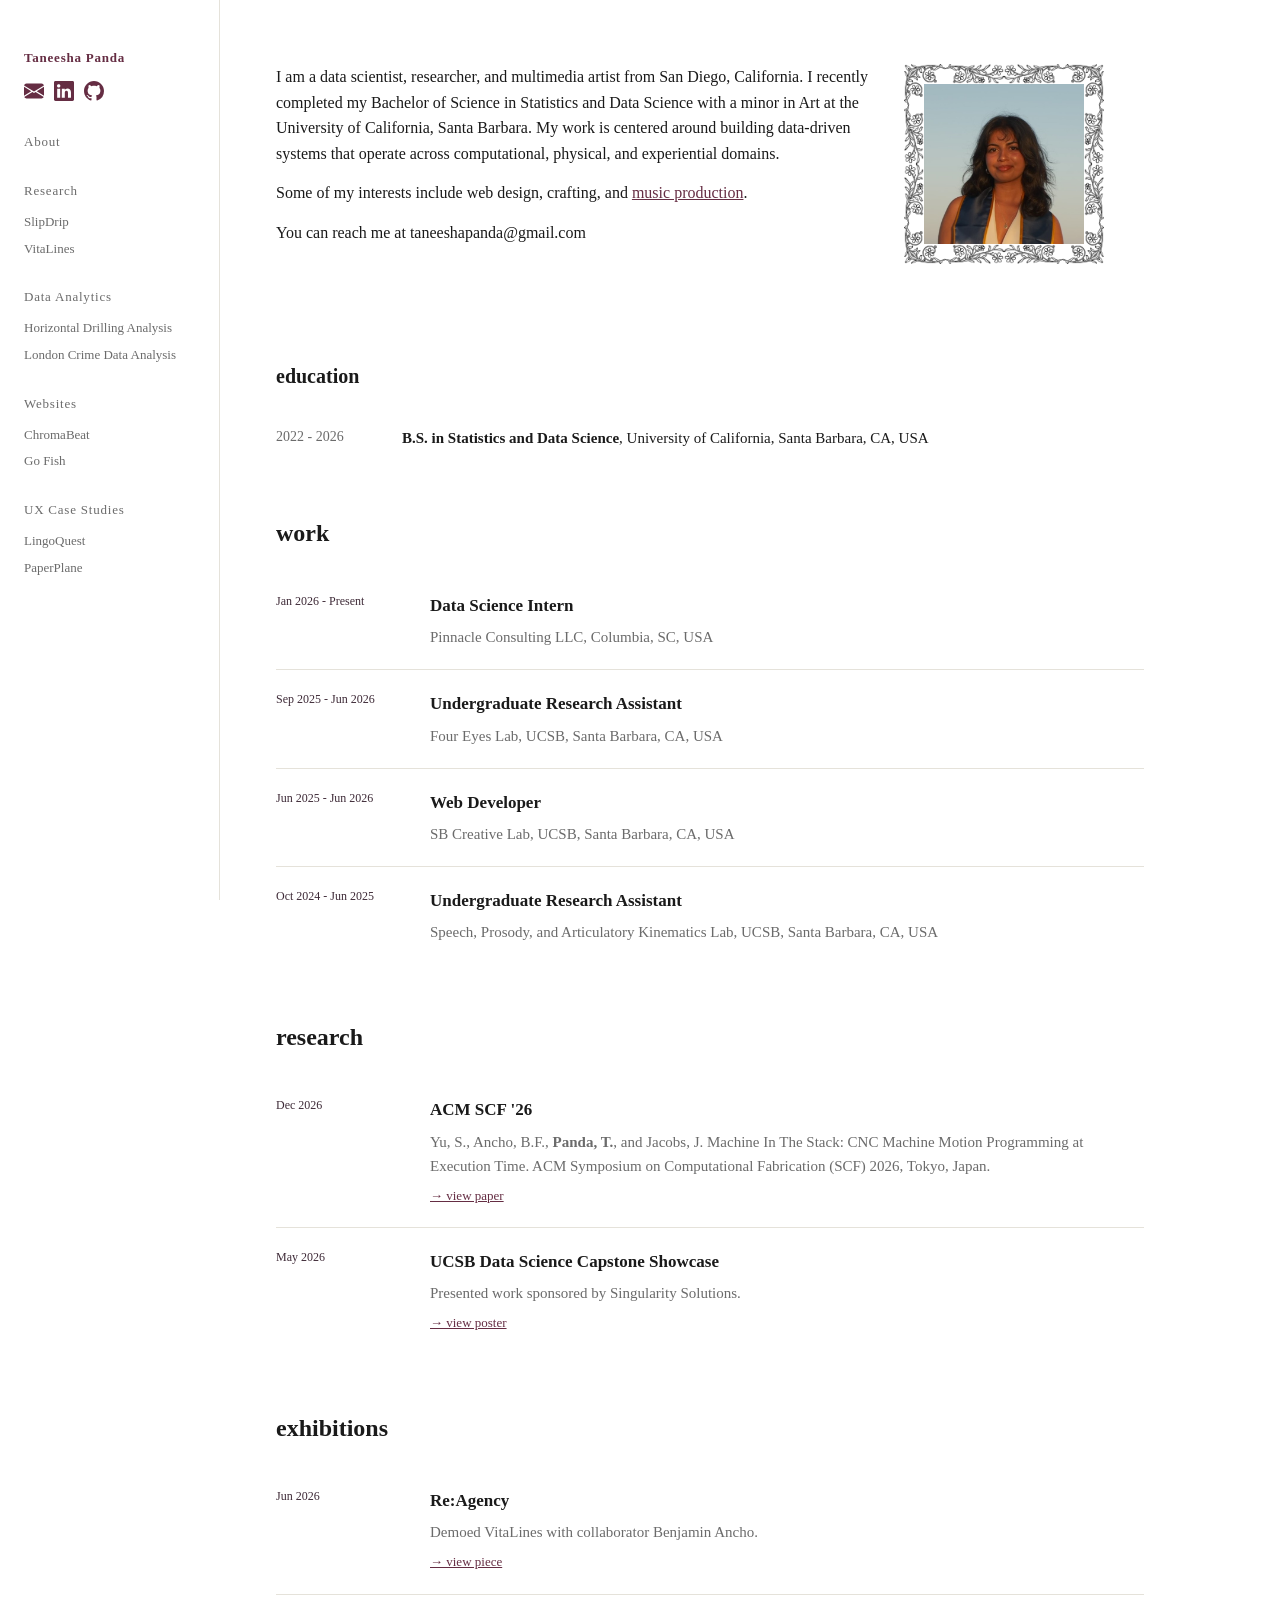
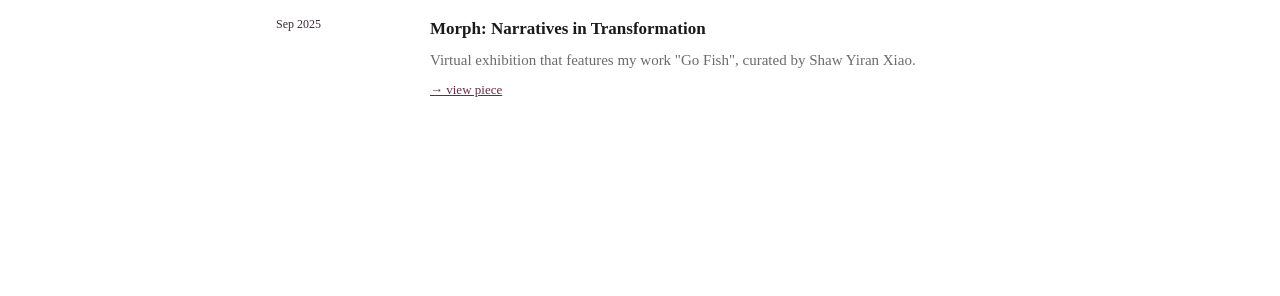
<file: index.html>
<!DOCTYPE html>
<html lang="en">
<head>
<meta charset="UTF-8">
<meta name="viewport" content="width=device-width, initial-scale=1.0">
<title>About</title>
<link rel="stylesheet" href="styles.css">
</head>
<body>

<aside>
  <a class="site-name active" href="index.html"><strong>Taneesha Panda</strong></a>
  <div class="sidebar-links" aria-label="Contact and social links">
    <a rel="noopener noreferrer" href="mailto:taneeshapanda@gmail.com">
      <svg xmlns="http://www.w3.org/2000/svg" width="20" height="20" fill="currentColor" viewBox="0 0 16 16"><path d="M.05 3.555A2 2 0 0 1 2 2h12a2 2 0 0 1 1.95 1.555L8 8.414zM0 4.697v7.104l5.803-3.558zM6.761 8.83l-6.57 4.027A2 2 0 0 0 2 14h12a2 2 0 0 0 1.808-1.144l-6.57-4.027L8 9.586zm3.436-.586L16 11.801V4.697z"></path></svg>
    </a>
    <a href="https://www.linkedin.com/in/taneesha-panda-b0915b29a/">
      <svg xmlns="http://www.w3.org/2000/svg" width="20" height="20" fill="currentColor" viewBox="0 0 16 16"><path d="M0 1.146C0 .513.526 0 1.175 0h13.65C15.474 0 16 .513 16 1.146v13.708c0 .633-.526 1.146-1.175 1.146H1.175C.526 16 0 15.487 0 14.854zm4.943 12.248V6.169H2.542v7.225zm-1.2-8.212c.837 0 1.358-.554 1.358-1.248-.015-.709-.52-1.248-1.342-1.248S2.4 3.226 2.4 3.934c0 .694.521 1.248 1.327 1.248zm4.908 8.212V9.359c0-.216.016-.432.08-.586.173-.431.568-.878 1.232-.878.869 0 1.216.662 1.216 1.634v3.865h2.401V9.25c0-2.22-1.184-3.252-2.764-3.252-1.274 0-1.845.7-2.165 1.193v.025h-.016l.016-.025V6.169h-2.4c.03.678 0 7.225 0 7.225z"></path></svg>
    </a>
    <a href="https://github.com/taneeshapanda21">
      <svg xmlns="http://www.w3.org/2000/svg" width="20" height="20" fill="currentColor" viewBox="0 0 16 16"><path d="M8 0C3.58 0 0 3.58 0 8c0 3.54 2.29 6.53 5.47 7.59.4.07.55-.17.55-.38 0-.19-.01-.82-.01-1.49-2.01.37-2.53-.49-2.69-.94-.09-.23-.48-.94-.82-1.13-.28-.15-.68-.52-.01-.53.63-.01 1.08.58 1.23.82.72 1.21 1.87.87 2.33.66.07-.52.28-.87.51-1.07-1.78-.2-3.64-.89-3.64-3.95 0-.87.31-1.59.82-2.15-.08-.2-.36-1.02.08-2.12 0 0 .67-.21 2.2.82.64-.18 1.32-.27 2-.27s1.36.09 2 .27c1.53-1.04 2.2-.82 2.2-.82.44 1.1.16 1.92.08 2.12.51.56.82 1.27.82 2.15 0 3.07-1.87 3.75-3.65 3.95.29.25.54.73.54 1.48 0 1.07-.01 1.93-.01 2.2 0 .21.15.46.55.38A8.01 8.01 0 0 0 16 8c0-4.42-3.58-8-8-8"></path></svg>
    </a>
  </div>
  <a class="top-link" href="index.html">About</a>

  <div class="nav-group">
    <h3>Research</h3>
    <a href="slipdrip.html">SlipDrip</a>
    <a href="vitalines.html">VitaLines</a>
  </div>

  <div class="nav-group">
    <h3>Data Analytics</h3>
    <a href="horizontal-drilling.html">Horizontal Drilling Analysis</a>
    <a href="london-crime.html">London Crime Data Analysis</a>
  </div>

  <div class="nav-group">
    <h3>Websites</h3>
    <a href="chromabeat.html">ChromaBeat</a>
    <a href="go-fish.html">Go Fish</a>
  </div>

  <div class="nav-group">
    <h3>UX Case Studies</h3>
    <a href="lingoquest.html">LingoQuest</a>
    <a href="paperplane.html">PaperPlane</a>
  </div>
</aside>

  <main>
    <section id="bio">
      <div class="about-grid">
        <div>
          <p> I am a data scientist, researcher, and multimedia artist from San Diego, California. 
            I recently completed my Bachelor of Science in Statistics and Data Science with a minor in Art at the University of California, Santa Barbara. 
            My work is centered around building data-driven systems that operate across computational, physical, and experiential domains.
           </p>

          <p> Some of my interests include web design, crafting, and <a href="https://open.spotify.com/artist/4vABCvuelMAEMd6Cy0Afis?si=J0LXGz37RMyeDAVAYNyUkw">music production</a>.</p>
          <p> You can reach me at taneeshapanda@gmail.com</p>
          
        </div>
        <div class="bio-profile">
          <div class="bio-portrait-frame">
            <img class="bio-portrait" src="assets/pfp.JPG" alt="Taneesha Panda">
            <img class="bio-portrait-border" src="assets/border.png" alt="" aria-hidden="true">
          </div>
        </div>
      </div>
    </section>

    
    <section id="education">
      <h2>education</h2>
      <div class="timeline-row">
        <span class="years">2022 - 2026</span>
        <span><strong>B.S. in Statistics and Data Science</strong>, University of California, Santa Barbara, CA, USA</span>
      </div>
    </section>

    <section id="work">
      <h2>work</h2>
      <div class="featured-item">
        <span class="tag">Jan 2026 - Present</span>
        <div>
          <h3>Data Science Intern</h3>
          <p>Pinnacle Consulting LLC, Columbia, SC, USA</p>
        </div>
      </div>

      <div class="featured-item">
        <span class="tag">Sep 2025 - Jun 2026</span>
        <div>
          <h3>Undergraduate Research Assistant</h3>
          <p>Four Eyes Lab, UCSB, Santa Barbara, CA, USA</p>
        </div>
      </div>

      <div class="featured-item">
        <span class="tag">Jun 2025 - Jun 2026</span>
        <div>
          <h3>Web Developer</h3>
          <p>SB Creative Lab, UCSB, Santa Barbara, CA, USA</p>
        </div>
      </div>

      <div class="featured-item">
        <span class="tag">Oct 2024 - Jun 2025</span>
        <div>
          <h3>Undergraduate Research Assistant</h3>
          <p>Speech, Prosody, and Articulatory Kinematics Lab, UCSB, Santa Barbara, CA, USA</p>
        </div>
      </div>
    </section>

    <section id="research">
      <h2>research</h2>
      <div class="featured-item">
        <span class="tag">Dec 2026</span>
        <div>
          <h3>ACM SCF '26</h3>
          <p>Yu, S., Ancho, B.F., <strong>Panda, T.</strong>, and Jacobs, J.
            Machine In The Stack: CNC Machine Motion Programming at Execution Time. ACM Symposium on Computational Fabrication (SCF) 2026, Tokyo, Japan.</p>
            <a class="item-link" href="https://doi.org/10.1145/3828611.3845650"> → view paper</a>
        </div> 
      </div>

      <div class="featured-item">
        <span class="tag">May 2026</span>
        <div>
          <h3>UCSB Data Science Capstone Showcase</h3>
          <p> Presented work sponsored by Singularity Solutions.</p>
          <a class="item-link" href="https://pstat197.github.io/projects/projects-25-26.html#singularity-solutions">→ view poster</a>
        </div>
      </div>
    </section>

    <section id="exhibitions">
      <h2>exhibitions</h2>

      <div class="featured-item">
        <span class="tag">Jun 2026</span>
        <div>
          <h3>Re:Agency</h3>
          <p> Demoed VitaLines with collaborator Benjamin Ancho.</p>
          <a class="item-link" href="https://show.mat.ucsb.edu/">→ view piece</a>
        </div>
      </div>

      <div class="featured-item">
        <span class="tag">Sep 2025</span>
        <div>
          <h3>Morph: Narratives in Transformation</h3>
          <p> Virtual exhibition that features my work "Go Fish", curated by Shaw Yiran Xiao. </p>
          <a class="item-link" href="https://newart.city/show/morph-narratives-in-transformation">→ view piece</a>
        </div>
      </div>
    </section>
  </main>

</body>
</html>
</file>
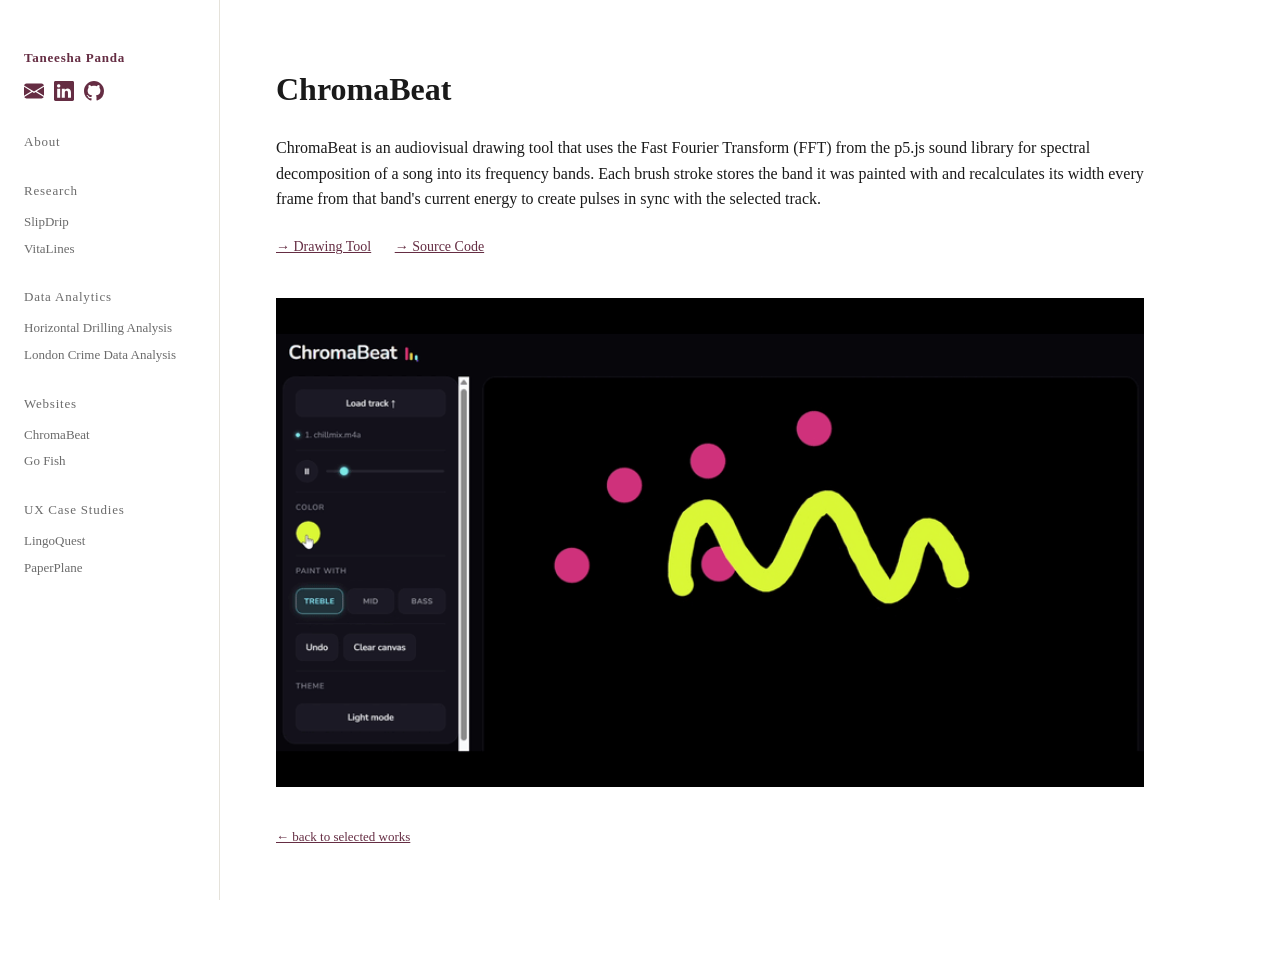
<file: chromabeat.html>
<!DOCTYPE html>
<html lang="en">
<head>
<meta charset="UTF-8">
<meta name="viewport" content="width=device-width, initial-scale=1.0">
<title>ChromaBeat</title>
<link rel="stylesheet" href="styles.css">
</head>
<body>

<aside>
  <a class="site-name active" href="index.html"><strong>Taneesha Panda</strong></a>
  <div class="sidebar-links" aria-label="Contact and social links">
    <a rel="noopener noreferrer" href="mailto:taneeshapanda@gmail.com">
      <svg xmlns="http://www.w3.org/2000/svg" width="20" height="20" fill="currentColor" viewBox="0 0 16 16"><path d="M.05 3.555A2 2 0 0 1 2 2h12a2 2 0 0 1 1.95 1.555L8 8.414zM0 4.697v7.104l5.803-3.558zM6.761 8.83l-6.57 4.027A2 2 0 0 0 2 14h12a2 2 0 0 0 1.808-1.144l-6.57-4.027L8 9.586zm3.436-.586L16 11.801V4.697z"></path></svg>
    </a>
    <a href="https://www.linkedin.com/in/taneesha-panda-b0915b29a/">
      <svg xmlns="http://www.w3.org/2000/svg" width="20" height="20" fill="currentColor" viewBox="0 0 16 16"><path d="M0 1.146C0 .513.526 0 1.175 0h13.65C15.474 0 16 .513 16 1.146v13.708c0 .633-.526 1.146-1.175 1.146H1.175C.526 16 0 15.487 0 14.854zm4.943 12.248V6.169H2.542v7.225zm-1.2-8.212c.837 0 1.358-.554 1.358-1.248-.015-.709-.52-1.248-1.342-1.248S2.4 3.226 2.4 3.934c0 .694.521 1.248 1.327 1.248zm4.908 8.212V9.359c0-.216.016-.432.08-.586.173-.431.568-.878 1.232-.878.869 0 1.216.662 1.216 1.634v3.865h2.401V9.25c0-2.22-1.184-3.252-2.764-3.252-1.274 0-1.845.7-2.165 1.193v.025h-.016l.016-.025V6.169h-2.4c.03.678 0 7.225 0 7.225z"></path></svg>
    </a>
    <a href="https://github.com/taneeshapanda21">
      <svg xmlns="http://www.w3.org/2000/svg" width="20" height="20" fill="currentColor" viewBox="0 0 16 16"><path d="M8 0C3.58 0 0 3.58 0 8c0 3.54 2.29 6.53 5.47 7.59.4.07.55-.17.55-.38 0-.19-.01-.82-.01-1.49-2.01.37-2.53-.49-2.69-.94-.09-.23-.48-.94-.82-1.13-.28-.15-.68-.52-.01-.53.63-.01 1.08.58 1.23.82.72 1.21 1.87.87 2.33.66.07-.52.28-.87.51-1.07-1.78-.2-3.64-.89-3.64-3.95 0-.87.31-1.59.82-2.15-.08-.2-.36-1.02.08-2.12 0 0 .67-.21 2.2.82.64-.18 1.32-.27 2-.27s1.36.09 2 .27c1.53-1.04 2.2-.82 2.2-.82.44 1.1.16 1.92.08 2.12.51.56.82 1.27.82 2.15 0 3.07-1.87 3.75-3.65 3.95.29.25.54.73.54 1.48 0 1.07-.01 1.93-.01 2.2 0 .21.15.46.55.38A8.01 8.01 0 0 0 16 8c0-4.42-3.58-8-8-8"></path></svg>
    </a>
  </div>
  <a class="top-link" href="index.html">About</a>

  <div class="nav-group">
    <h3>Research</h3>
    <a href="slipdrip.html">SlipDrip</a>
    <a href="vitalines.html">VitaLines</a>
  </div>

  <div class="nav-group">
    <h3>Data Analytics</h3>
    <a href="horizontal-drilling.html">Horizontal Drilling Analysis</a>
    <a href="london-crime.html">London Crime Data Analysis</a>
  </div>

  <div class="nav-group">
    <h3>Websites</h3>
    <a href="chromabeat.html">ChromaBeat</a>
    <a href="go-fish.html">Go Fish</a>
  </div>

  <div class="nav-group">
    <h3>UX Case Studies</h3>
    <a href="lingoquest.html">LingoQuest</a>
    <a href="paperplane.html">PaperPlane</a>
  </div>
</aside>

  <main>
    <div class="project-header">
      <h1>ChromaBeat</h1>
    </div>

    <div class="project-body">
      <p>
        ChromaBeat is an audiovisual drawing tool that uses the Fast Fourier Transform (FFT) from the p5.js sound library for spectral decomposition of a song into its frequency bands. 
        Each brush stroke stores the band it was painted with and recalculates its width every frame from that band's current energy to create pulses in sync with the selected track.
      </p>
      </div>

    <div class="project-links">
      <a href="https://taneeshapanda21.github.io/chromabeat/" target="_blank">→ Drawing Tool</a>
      <a href="https://github.com/taneeshapanda21/chromabeat">→ Source Code</a>
    </div>

    <div class="project-media">
      <img src="assets/chroma.gif" alt="ChromaBeat animation">
    </div>

    <a class="back-link" href="index.html">← back to selected works</a>
  </main>

</body>
</html>
</file>
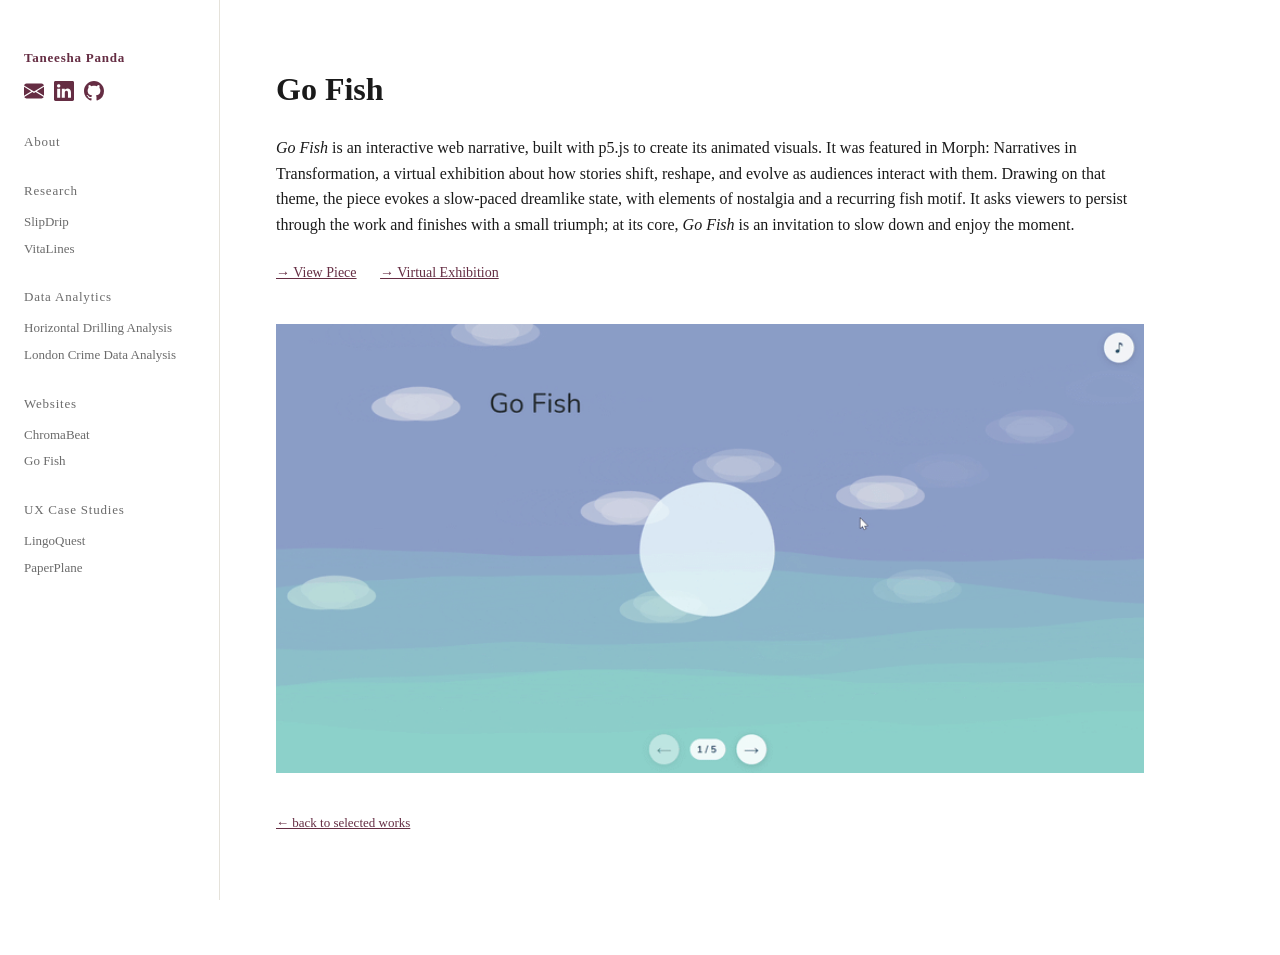
<file: go-fish.html>
<!DOCTYPE html>
<html lang="en">
<head>
<meta charset="UTF-8">
<meta name="viewport" content="width=device-width, initial-scale=1.0">
<title>Go Fish</title>
<link rel="stylesheet" href="styles.css">
</head>
<body>

<aside>
  <a class="site-name active" href="index.html"><strong>Taneesha Panda</strong></a>
  <div class="sidebar-links" aria-label="Contact and social links">
    <a rel="noopener noreferrer" href="mailto:taneeshapanda@gmail.com">
      <svg xmlns="http://www.w3.org/2000/svg" width="20" height="20" fill="currentColor" viewBox="0 0 16 16"><path d="M.05 3.555A2 2 0 0 1 2 2h12a2 2 0 0 1 1.95 1.555L8 8.414zM0 4.697v7.104l5.803-3.558zM6.761 8.83l-6.57 4.027A2 2 0 0 0 2 14h12a2 2 0 0 0 1.808-1.144l-6.57-4.027L8 9.586zm3.436-.586L16 11.801V4.697z"></path></svg>
    </a>
    <a href="https://www.linkedin.com/in/taneesha-panda-b0915b29a/">
      <svg xmlns="http://www.w3.org/2000/svg" width="20" height="20" fill="currentColor" viewBox="0 0 16 16"><path d="M0 1.146C0 .513.526 0 1.175 0h13.65C15.474 0 16 .513 16 1.146v13.708c0 .633-.526 1.146-1.175 1.146H1.175C.526 16 0 15.487 0 14.854zm4.943 12.248V6.169H2.542v7.225zm-1.2-8.212c.837 0 1.358-.554 1.358-1.248-.015-.709-.52-1.248-1.342-1.248S2.4 3.226 2.4 3.934c0 .694.521 1.248 1.327 1.248zm4.908 8.212V9.359c0-.216.016-.432.08-.586.173-.431.568-.878 1.232-.878.869 0 1.216.662 1.216 1.634v3.865h2.401V9.25c0-2.22-1.184-3.252-2.764-3.252-1.274 0-1.845.7-2.165 1.193v.025h-.016l.016-.025V6.169h-2.4c.03.678 0 7.225 0 7.225z"></path></svg>
    </a>
    <a href="https://github.com/taneeshapanda21">
      <svg xmlns="http://www.w3.org/2000/svg" width="20" height="20" fill="currentColor" viewBox="0 0 16 16"><path d="M8 0C3.58 0 0 3.58 0 8c0 3.54 2.29 6.53 5.47 7.59.4.07.55-.17.55-.38 0-.19-.01-.82-.01-1.49-2.01.37-2.53-.49-2.69-.94-.09-.23-.48-.94-.82-1.13-.28-.15-.68-.52-.01-.53.63-.01 1.08.58 1.23.82.72 1.21 1.87.87 2.33.66.07-.52.28-.87.51-1.07-1.78-.2-3.64-.89-3.64-3.95 0-.87.31-1.59.82-2.15-.08-.2-.36-1.02.08-2.12 0 0 .67-.21 2.2.82.64-.18 1.32-.27 2-.27s1.36.09 2 .27c1.53-1.04 2.2-.82 2.2-.82.44 1.1.16 1.92.08 2.12.51.56.82 1.27.82 2.15 0 3.07-1.87 3.75-3.65 3.95.29.25.54.73.54 1.48 0 1.07-.01 1.93-.01 2.2 0 .21.15.46.55.38A8.01 8.01 0 0 0 16 8c0-4.42-3.58-8-8-8"></path></svg>
    </a>
  </div>
  <a class="top-link" href="index.html">About</a>

  <div class="nav-group">
    <h3>Research</h3>
    <a href="slipdrip.html">SlipDrip</a>
    <a href="vitalines.html">VitaLines</a>
  </div>

  <div class="nav-group">
    <h3>Data Analytics</h3>
    <a href="horizontal-drilling.html">Horizontal Drilling Analysis</a>
    <a href="london-crime.html">London Crime Data Analysis</a>
  </div>

  <div class="nav-group">
    <h3>Websites</h3>
    <a href="chromabeat.html">ChromaBeat</a>
    <a href="go-fish.html">Go Fish</a>
  </div>

  <div class="nav-group">
    <h3>UX Case Studies</h3>
    <a href="lingoquest.html">LingoQuest</a>
    <a href="paperplane.html">PaperPlane</a>
  </div>
</aside>

  <main>
    <div class="project-header">
      <h1>Go Fish</h1>
    </div>

    <div class="project-body">
      <p>
       <i>Go Fish</i> is an interactive web narrative, built with p5.js to create its animated visuals. 
       It was featured in Morph: Narratives in Transformation, a virtual exhibition about how stories shift, reshape, and evolve as audiences interact with them. 
       Drawing on that theme, the piece evokes a slow-paced dreamlike state, with elements of nostalgia and a recurring fish motif. 
       It asks viewers to persist through the work and finishes with a small triumph; 
       at its core, <i>Go Fish</i> is an invitation to slow down and enjoy the moment.</p>
      </div>

    <div class="project-links">
      <a href="https://taneeshapanda21.github.io/go-fish/" target="_blank">→ View Piece</a>
      <a href="https://newart.city/show/morph-narratives-in-transformation">→ Virtual Exhibition</a>
    </div>

    <div class="project-media">
      <img src="assets/fish.gif" alt="Go Fish">
    </div>
    
    <a class="back-link" href="index.html">← back to selected works</a>
  </main>

</body>
</html>
</file>
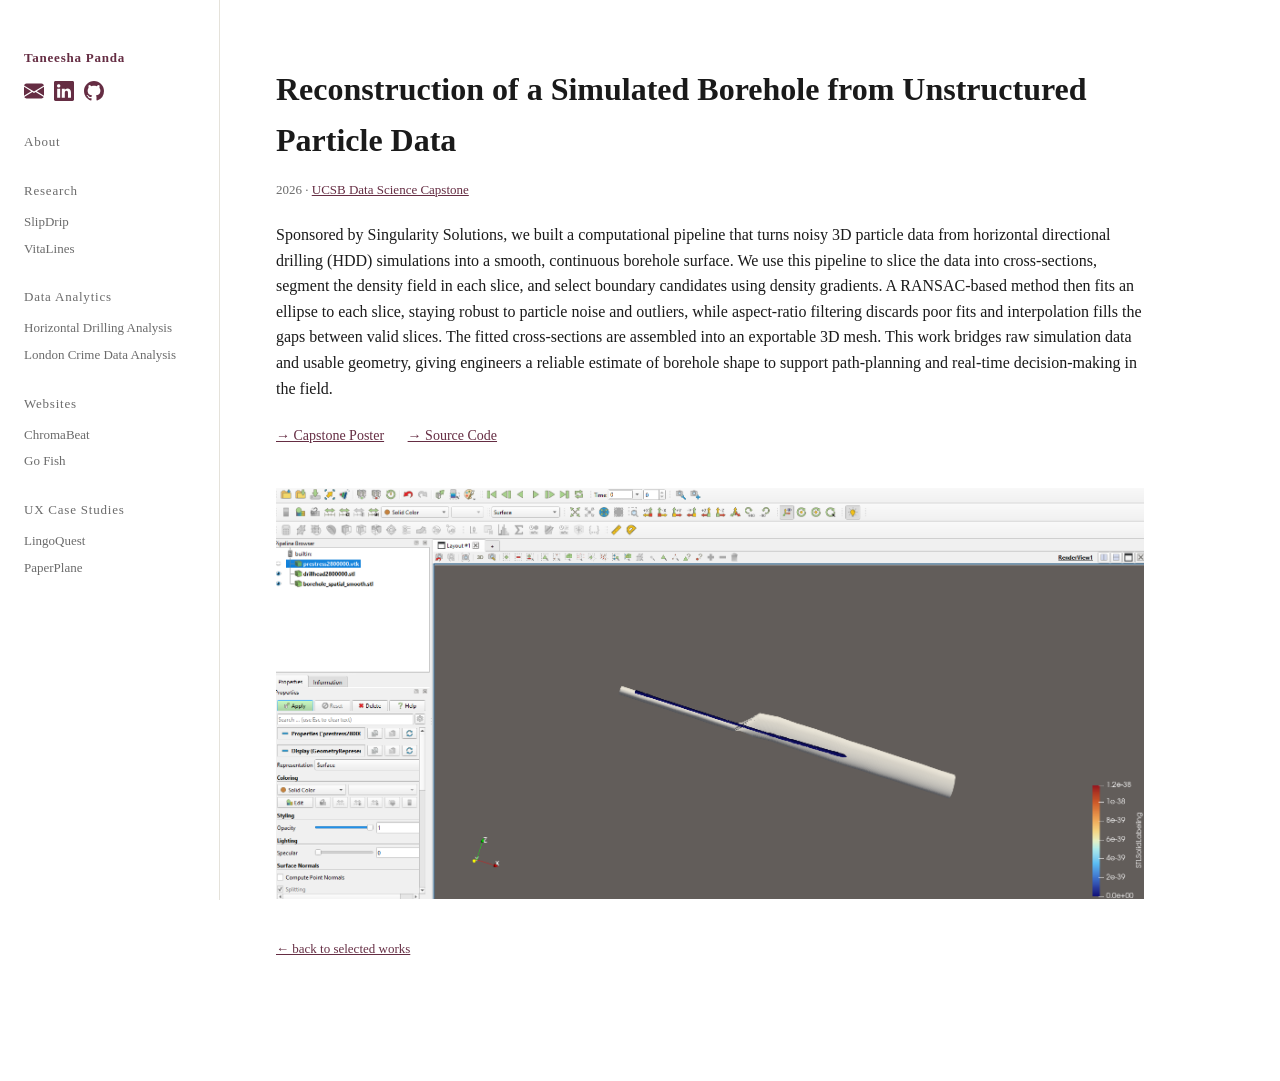
<file: horizontal-drilling.html>
<!DOCTYPE html>
<html lang="en">
<head>
<meta charset="UTF-8">
<meta name="viewport" content="width=device-width, initial-scale=1.0">
<title>Reconstruction of a Simulated Borehole from Unstructured Particle Data</title>
<link rel="stylesheet" href="styles.css">
</head>
<body>

<aside>
  <a class="site-name active" href="index.html"><strong>Taneesha Panda</strong></a>
  <div class="sidebar-links" aria-label="Contact and social links">
    <a rel="noopener noreferrer" href="mailto:taneeshapanda@gmail.com">
      <svg xmlns="http://www.w3.org/2000/svg" width="20" height="20" fill="currentColor" viewBox="0 0 16 16"><path d="M.05 3.555A2 2 0 0 1 2 2h12a2 2 0 0 1 1.95 1.555L8 8.414zM0 4.697v7.104l5.803-3.558zM6.761 8.83l-6.57 4.027A2 2 0 0 0 2 14h12a2 2 0 0 0 1.808-1.144l-6.57-4.027L8 9.586zm3.436-.586L16 11.801V4.697z"></path></svg>
    </a>
    <a href="https://www.linkedin.com/in/taneesha-panda-b0915b29a/">
      <svg xmlns="http://www.w3.org/2000/svg" width="20" height="20" fill="currentColor" viewBox="0 0 16 16"><path d="M0 1.146C0 .513.526 0 1.175 0h13.65C15.474 0 16 .513 16 1.146v13.708c0 .633-.526 1.146-1.175 1.146H1.175C.526 16 0 15.487 0 14.854zm4.943 12.248V6.169H2.542v7.225zm-1.2-8.212c.837 0 1.358-.554 1.358-1.248-.015-.709-.52-1.248-1.342-1.248S2.4 3.226 2.4 3.934c0 .694.521 1.248 1.327 1.248zm4.908 8.212V9.359c0-.216.016-.432.08-.586.173-.431.568-.878 1.232-.878.869 0 1.216.662 1.216 1.634v3.865h2.401V9.25c0-2.22-1.184-3.252-2.764-3.252-1.274 0-1.845.7-2.165 1.193v.025h-.016l.016-.025V6.169h-2.4c.03.678 0 7.225 0 7.225z"></path></svg>
    </a>
    <a href="https://github.com/taneeshapanda21">
      <svg xmlns="http://www.w3.org/2000/svg" width="20" height="20" fill="currentColor" viewBox="0 0 16 16"><path d="M8 0C3.58 0 0 3.58 0 8c0 3.54 2.29 6.53 5.47 7.59.4.07.55-.17.55-.38 0-.19-.01-.82-.01-1.49-2.01.37-2.53-.49-2.69-.94-.09-.23-.48-.94-.82-1.13-.28-.15-.68-.52-.01-.53.63-.01 1.08.58 1.23.82.72 1.21 1.87.87 2.33.66.07-.52.28-.87.51-1.07-1.78-.2-3.64-.89-3.64-3.95 0-.87.31-1.59.82-2.15-.08-.2-.36-1.02.08-2.12 0 0 .67-.21 2.2.82.64-.18 1.32-.27 2-.27s1.36.09 2 .27c1.53-1.04 2.2-.82 2.2-.82.44 1.1.16 1.92.08 2.12.51.56.82 1.27.82 2.15 0 3.07-1.87 3.75-3.65 3.95.29.25.54.73.54 1.48 0 1.07-.01 1.93-.01 2.2 0 .21.15.46.55.38A8.01 8.01 0 0 0 16 8c0-4.42-3.58-8-8-8"></path></svg>
    </a>
  </div>
  <a class="top-link" href="index.html">About</a>

  <div class="nav-group">
    <h3>Research</h3>
    <a href="slipdrip.html">SlipDrip</a>
    <a href="vitalines.html">VitaLines</a>
  </div>

  <div class="nav-group">
    <h3>Data Analytics</h3>
    <a href="horizontal-drilling.html">Horizontal Drilling Analysis</a>
    <a href="london-crime.html">London Crime Data Analysis</a>
  </div>

  <div class="nav-group">
    <h3>Websites</h3>
    <a href="chromabeat.html">ChromaBeat</a>
    <a href="go-fish.html">Go Fish</a>
  </div>

  <div class="nav-group">
    <h3>UX Case Studies</h3>
    <a href="lingoquest.html">LingoQuest</a>
    <a href="paperplane.html">PaperPlane</a>
  </div>
</aside>

  <main>
    <div class="project-header">
      <h1>Reconstruction of a Simulated Borehole from Unstructured Particle Data</h1>
      <span class="meta">2026 ·  <a href="https://pstat197.github.io/">UCSB Data Science Capstone</a></span>
    </div>

    <div class="project-body">
      <p>
        Sponsored by Singularity Solutions, we built a computational pipeline that turns noisy 3D particle data from horizontal directional drilling (HDD) simulations into a smooth, continuous borehole surface. 
        We use this pipeline to slice the data into cross-sections, segment the density field in each slice, and select boundary candidates using density gradients. 
        A RANSAC-based method then fits an ellipse to each slice, staying robust to particle noise and outliers, while aspect-ratio filtering discards poor fits and interpolation fills the gaps between valid slices. 
        The fitted cross-sections are assembled into an exportable 3D mesh. 
        This work bridges raw simulation data and usable geometry, giving engineers a reliable estimate of borehole shape to support path-planning and real-time decision-making in the field.
      </p>
        
      </div>



    <div class="project-links">
      <a href="https://pstat197.github.io/projects/projects-25-26.html#singularity-solutions">→ Capstone Poster</a>
      <a href="https://github.com/satviktalchuru/Singularity-Solutions-Capstone-25-26">→ Source Code</a>
    </div>

    <div class="project-media">
      <img src="assets/borehole.png" alt="">
    </div>

    <a class="back-link" href="index.html">← back to selected works</a>
  </main>

</body>
</html>
</file>
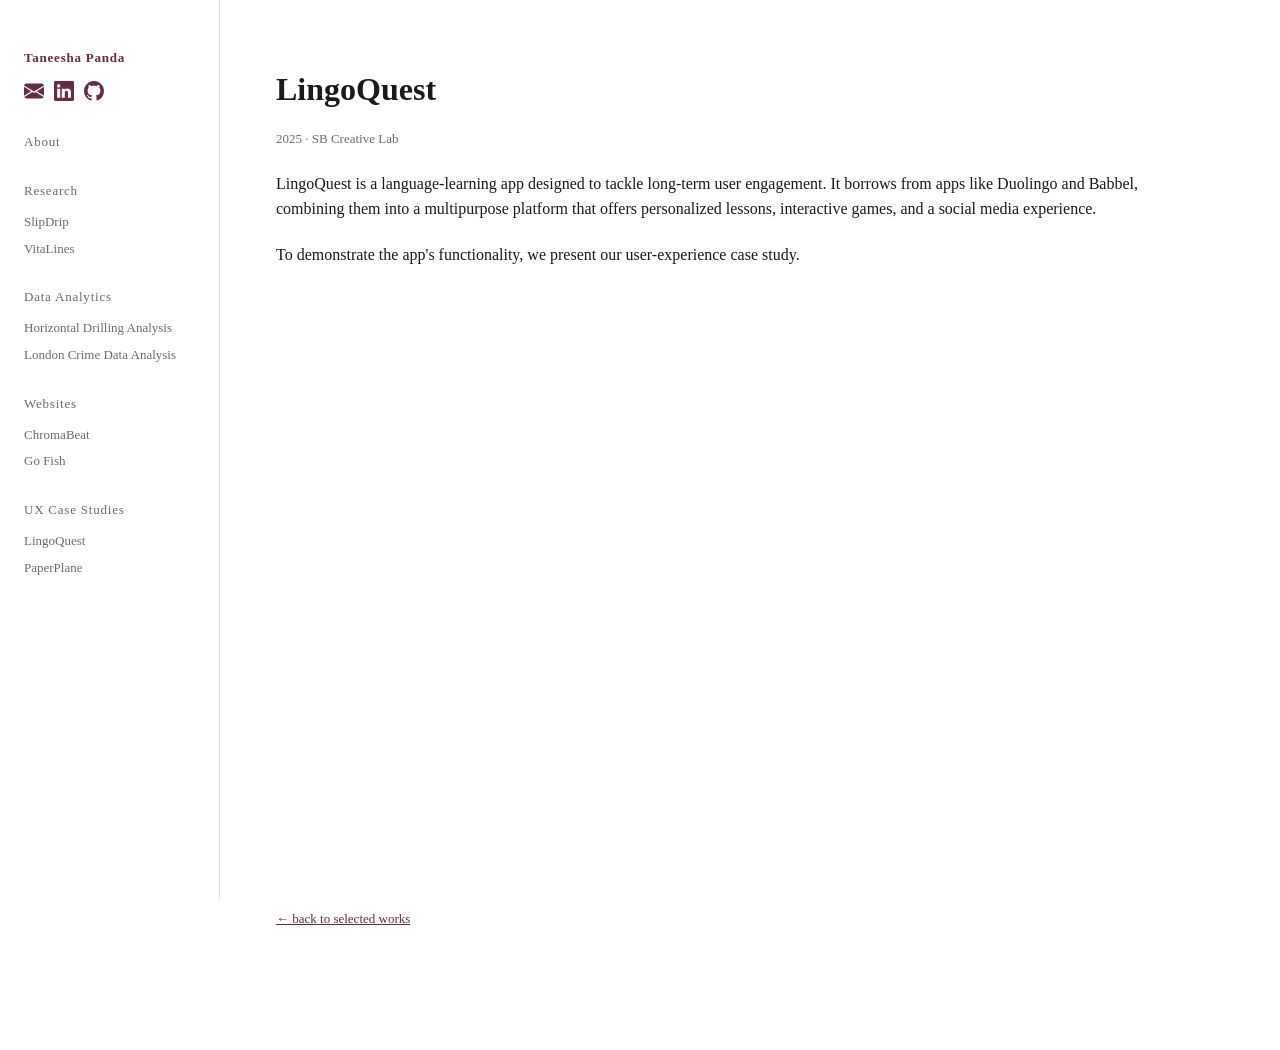
<file: lingoquest.html>
<!DOCTYPE html>
<html lang="en">
<head>
<meta charset="UTF-8">
<meta name="viewport" content="width=device-width, initial-scale=1.0">
<title>LingoQuest </title>
<link rel="stylesheet" href="styles.css">
</head>
<body>

<aside>
  <a class="site-name active" href="index.html"><strong>Taneesha Panda</strong></a>
  <div class="sidebar-links" aria-label="Contact and social links">
    <a rel="noopener noreferrer" href="mailto:taneeshapanda@gmail.com">
      <svg xmlns="http://www.w3.org/2000/svg" width="20" height="20" fill="currentColor" viewBox="0 0 16 16"><path d="M.05 3.555A2 2 0 0 1 2 2h12a2 2 0 0 1 1.95 1.555L8 8.414zM0 4.697v7.104l5.803-3.558zM6.761 8.83l-6.57 4.027A2 2 0 0 0 2 14h12a2 2 0 0 0 1.808-1.144l-6.57-4.027L8 9.586zm3.436-.586L16 11.801V4.697z"></path></svg>
    </a>
    <a href="https://www.linkedin.com/in/taneesha-panda-b0915b29a/">
      <svg xmlns="http://www.w3.org/2000/svg" width="20" height="20" fill="currentColor" viewBox="0 0 16 16"><path d="M0 1.146C0 .513.526 0 1.175 0h13.65C15.474 0 16 .513 16 1.146v13.708c0 .633-.526 1.146-1.175 1.146H1.175C.526 16 0 15.487 0 14.854zm4.943 12.248V6.169H2.542v7.225zm-1.2-8.212c.837 0 1.358-.554 1.358-1.248-.015-.709-.52-1.248-1.342-1.248S2.4 3.226 2.4 3.934c0 .694.521 1.248 1.327 1.248zm4.908 8.212V9.359c0-.216.016-.432.08-.586.173-.431.568-.878 1.232-.878.869 0 1.216.662 1.216 1.634v3.865h2.401V9.25c0-2.22-1.184-3.252-2.764-3.252-1.274 0-1.845.7-2.165 1.193v.025h-.016l.016-.025V6.169h-2.4c.03.678 0 7.225 0 7.225z"></path></svg>
    </a>
    <a href="https://github.com/taneeshapanda21">
      <svg xmlns="http://www.w3.org/2000/svg" width="20" height="20" fill="currentColor" viewBox="0 0 16 16"><path d="M8 0C3.58 0 0 3.58 0 8c0 3.54 2.29 6.53 5.47 7.59.4.07.55-.17.55-.38 0-.19-.01-.82-.01-1.49-2.01.37-2.53-.49-2.69-.94-.09-.23-.48-.94-.82-1.13-.28-.15-.68-.52-.01-.53.63-.01 1.08.58 1.23.82.72 1.21 1.87.87 2.33.66.07-.52.28-.87.51-1.07-1.78-.2-3.64-.89-3.64-3.95 0-.87.31-1.59.82-2.15-.08-.2-.36-1.02.08-2.12 0 0 .67-.21 2.2.82.64-.18 1.32-.27 2-.27s1.36.09 2 .27c1.53-1.04 2.2-.82 2.2-.82.44 1.1.16 1.92.08 2.12.51.56.82 1.27.82 2.15 0 3.07-1.87 3.75-3.65 3.95.29.25.54.73.54 1.48 0 1.07-.01 1.93-.01 2.2 0 .21.15.46.55.38A8.01 8.01 0 0 0 16 8c0-4.42-3.58-8-8-8"></path></svg>
    </a>
  </div>
  <a class="top-link" href="index.html">About</a>

  <div class="nav-group">
    <h3>Research</h3>
    <a href="slipdrip.html">SlipDrip</a>
    <a href="vitalines.html">VitaLines</a>
  </div>

  <div class="nav-group">
    <h3>Data Analytics</h3>
    <a href="horizontal-drilling.html">Horizontal Drilling Analysis</a>
    <a href="london-crime.html">London Crime Data Analysis</a>
  </div>

  <div class="nav-group">
    <h3>Websites</h3>
    <a href="chromabeat.html">ChromaBeat</a>
    <a href="go-fish.html">Go Fish</a>
  </div>

  <div class="nav-group">
    <h3>UX Case Studies</h3>
    <a href="lingoquest.html">LingoQuest</a>
    <a href="paperplane.html">PaperPlane</a>
  </div>
</aside>

  <main>
    <div class="project-header">
      <h1>LingoQuest</h1>
      <span class="meta">2025 · SB Creative Lab</a></span>
    </div>

    <div class="project-body">
      <p>
        LingoQuest is a language-learning app designed to tackle long-term user engagement. 
        It borrows from apps like Duolingo and Babbel, combining them into a multipurpose platform
        that offers personalized lessons, interactive games, and a social media experience.
        </p>

        <p>
    To demonstrate the app's functionality, we present our user-experience case study.
        </p>

    <div class="project-media">
        <iframe src="https://docs.google.com/presentation/d/e/2PACX-1vREPGaDGZ-BFQc9V8R2deyrSyKGdMNtN4PHlQ2aAybDbvz1LCkI1wMUqfNwWfzGnIosFYAuCN1Spy-H/pubembed?start=false&loop=false&delayms=60000" frameborder="0" width="960" height="569" allowfullscreen="true" mozallowfullscreen="true" webkitallowfullscreen="true"></iframe>
    </div>

    <a class="back-link" href="index.html">← back to selected works</a>
  </main>

</body>
</html>
</file>
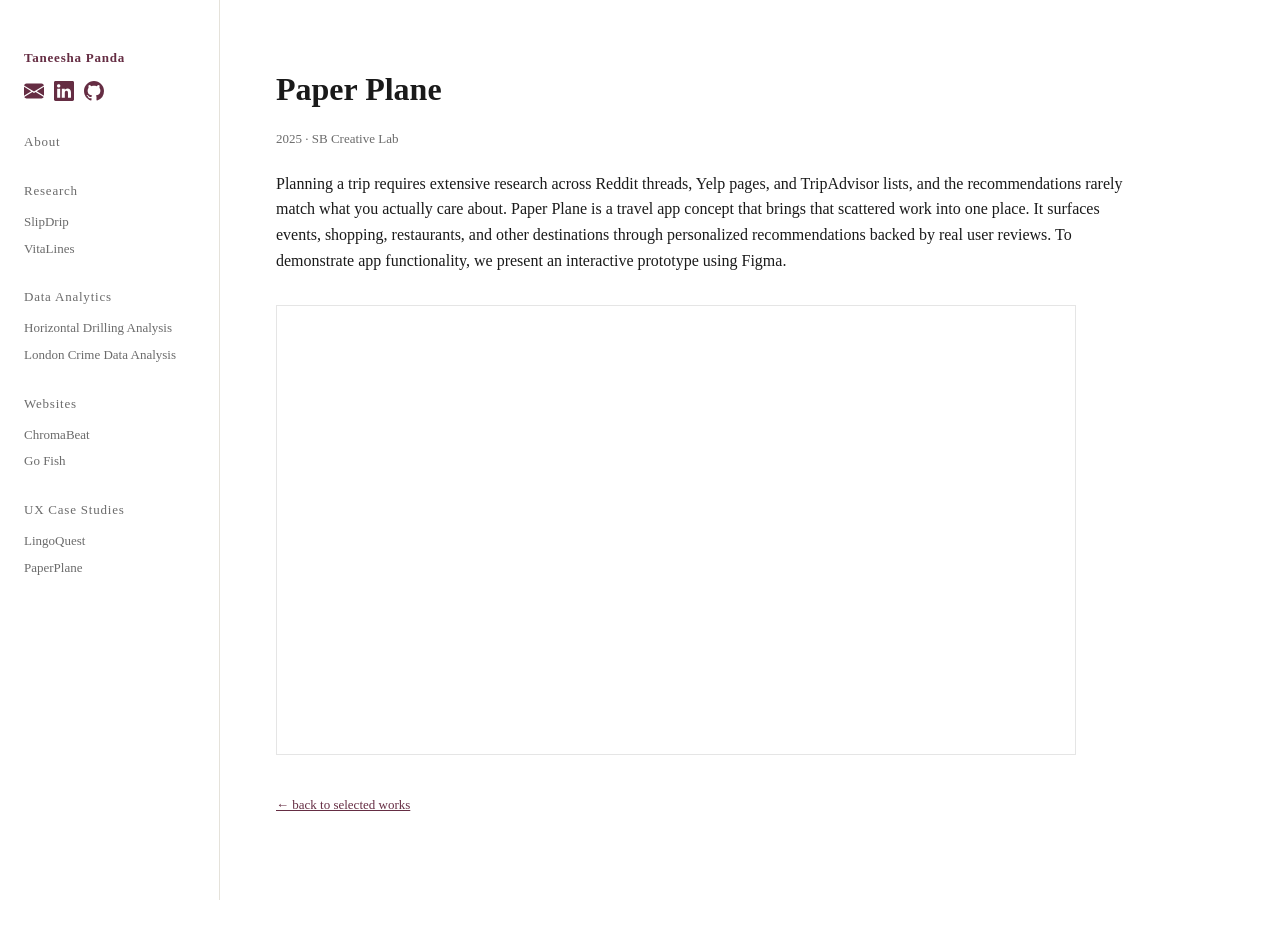
<file: paperplane.html>
<!DOCTYPE html>
<html lang="en">
<head>
<meta charset="UTF-8">
<meta name="viewport" content="width=device-width, initial-scale=1.0">
<title>Paper Plane</title>
<link rel="stylesheet" href="styles.css">
</head>
<body>

<aside>
  <a class="site-name active" href="index.html"><strong>Taneesha Panda</strong></a>
  <div class="sidebar-links" aria-label="Contact and social links">
    <a rel="noopener noreferrer" href="mailto:taneeshapanda@gmail.com">
      <svg xmlns="http://www.w3.org/2000/svg" width="20" height="20" fill="currentColor" viewBox="0 0 16 16"><path d="M.05 3.555A2 2 0 0 1 2 2h12a2 2 0 0 1 1.95 1.555L8 8.414zM0 4.697v7.104l5.803-3.558zM6.761 8.83l-6.57 4.027A2 2 0 0 0 2 14h12a2 2 0 0 0 1.808-1.144l-6.57-4.027L8 9.586zm3.436-.586L16 11.801V4.697z"></path></svg>
    </a>
    <a href="https://www.linkedin.com/in/taneesha-panda-b0915b29a/">
      <svg xmlns="http://www.w3.org/2000/svg" width="20" height="20" fill="currentColor" viewBox="0 0 16 16"><path d="M0 1.146C0 .513.526 0 1.175 0h13.65C15.474 0 16 .513 16 1.146v13.708c0 .633-.526 1.146-1.175 1.146H1.175C.526 16 0 15.487 0 14.854zm4.943 12.248V6.169H2.542v7.225zm-1.2-8.212c.837 0 1.358-.554 1.358-1.248-.015-.709-.52-1.248-1.342-1.248S2.4 3.226 2.4 3.934c0 .694.521 1.248 1.327 1.248zm4.908 8.212V9.359c0-.216.016-.432.08-.586.173-.431.568-.878 1.232-.878.869 0 1.216.662 1.216 1.634v3.865h2.401V9.25c0-2.22-1.184-3.252-2.764-3.252-1.274 0-1.845.7-2.165 1.193v.025h-.016l.016-.025V6.169h-2.4c.03.678 0 7.225 0 7.225z"></path></svg>
    </a>
    <a href="https://github.com/taneeshapanda21">
      <svg xmlns="http://www.w3.org/2000/svg" width="20" height="20" fill="currentColor" viewBox="0 0 16 16"><path d="M8 0C3.58 0 0 3.58 0 8c0 3.54 2.29 6.53 5.47 7.59.4.07.55-.17.55-.38 0-.19-.01-.82-.01-1.49-2.01.37-2.53-.49-2.69-.94-.09-.23-.48-.94-.82-1.13-.28-.15-.68-.52-.01-.53.63-.01 1.08.58 1.23.82.72 1.21 1.87.87 2.33.66.07-.52.28-.87.51-1.07-1.78-.2-3.64-.89-3.64-3.95 0-.87.31-1.59.82-2.15-.08-.2-.36-1.02.08-2.12 0 0 .67-.21 2.2.82.64-.18 1.32-.27 2-.27s1.36.09 2 .27c1.53-1.04 2.2-.82 2.2-.82.44 1.1.16 1.92.08 2.12.51.56.82 1.27.82 2.15 0 3.07-1.87 3.75-3.65 3.95.29.25.54.73.54 1.48 0 1.07-.01 1.93-.01 2.2 0 .21.15.46.55.38A8.01 8.01 0 0 0 16 8c0-4.42-3.58-8-8-8"></path></svg>
    </a>
  </div>
  <a class="top-link" href="index.html">About</a>

  <div class="nav-group">
    <h3>Research</h3>
    <a href="slipdrip.html">SlipDrip</a>
    <a href="vitalines.html">VitaLines</a>
  </div>

  <div class="nav-group">
    <h3>Data Analytics</h3>
    <a href="horizontal-drilling.html">Horizontal Drilling Analysis</a>
    <a href="london-crime.html">London Crime Data Analysis</a>
  </div>

  <div class="nav-group">
    <h3>Websites</h3>
    <a href="chromabeat.html">ChromaBeat</a>
    <a href="go-fish.html">Go Fish</a>
  </div>

  <div class="nav-group">
    <h3>UX Case Studies</h3>
    <a href="lingoquest.html">LingoQuest</a>
    <a href="paperplane.html">PaperPlane</a>
  </div>
</aside>

  <main>
    <div class="project-header">
      <h1>Paper Plane</h1>
      <span class="meta">2025 · SB Creative Lab</a></span>
    </div>

    <div class="project-body">
      <p>
        Planning a trip requires extensive research across Reddit threads, Yelp pages, and TripAdvisor lists, and the recommendations rarely match what you actually care about. Paper Plane is a travel app concept that brings that scattered work into one place. It surfaces events, shopping, restaurants, and other destinations through personalized recommendations backed by real user reviews.
        To demonstrate app functionality, we present an interactive prototype using Figma.
        </p>
      </div>


    <div class="project-media">
        <iframe style="border: 1px solid rgba(0, 0, 0, 0.1);" width="800" height="450" src="https://embed.figma.com/proto/1GXJGYbKz7gmpqJNtTUwgw/Paper-Plane-SBCL-PT-W25?node-id=349-1322&starting-point-node-id=349%3A1322&embed-host=share" allowfullscreen></iframe>
      </div>

    <a class="back-link" href="index.html">← back to selected works</a>
  </main>

</body>
</html>
</file>
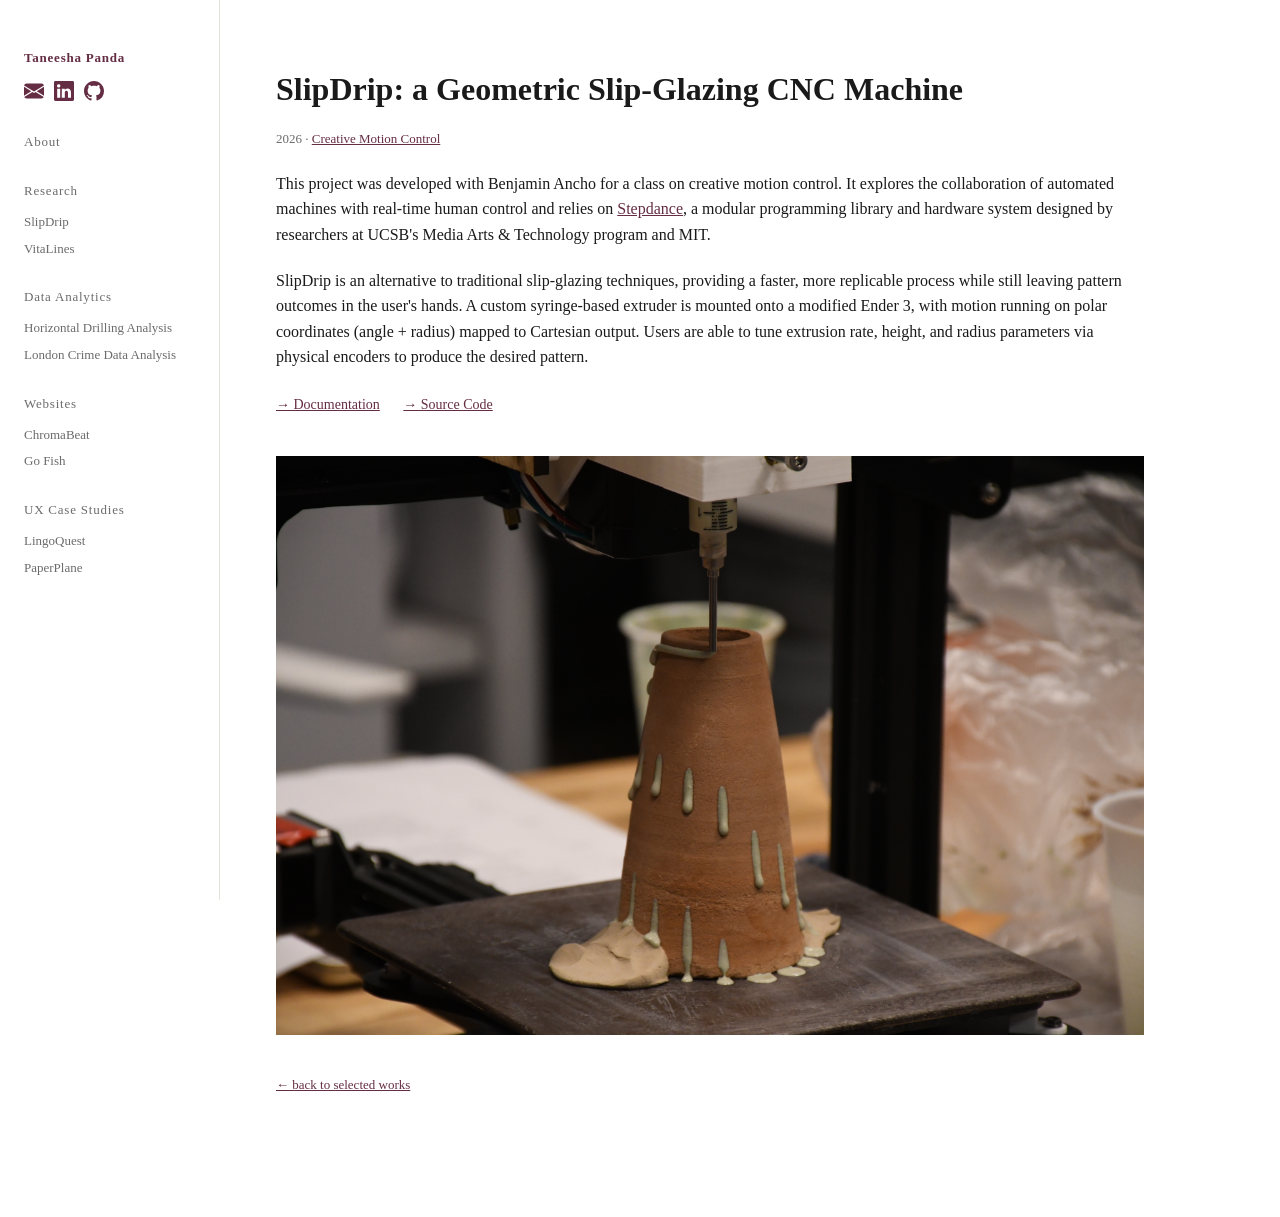
<file: slipdrip.html>
<!DOCTYPE html>
<html lang="en">
<head>
<meta charset="UTF-8">
<meta name="viewport" content="width=device-width, initial-scale=1.0">
<title>SlipDrip</title>
<link rel="stylesheet" href="styles.css">
</head>
<body>

<aside>
  <a class="site-name active" href="index.html"><strong>Taneesha Panda</strong></a>
  <div class="sidebar-links" aria-label="Contact and social links">
    <a rel="noopener noreferrer" href="mailto:taneeshapanda@gmail.com">
      <svg xmlns="http://www.w3.org/2000/svg" width="20" height="20" fill="currentColor" viewBox="0 0 16 16"><path d="M.05 3.555A2 2 0 0 1 2 2h12a2 2 0 0 1 1.95 1.555L8 8.414zM0 4.697v7.104l5.803-3.558zM6.761 8.83l-6.57 4.027A2 2 0 0 0 2 14h12a2 2 0 0 0 1.808-1.144l-6.57-4.027L8 9.586zm3.436-.586L16 11.801V4.697z"></path></svg>
    </a>
    <a href="https://www.linkedin.com/in/taneesha-panda-b0915b29a/">
      <svg xmlns="http://www.w3.org/2000/svg" width="20" height="20" fill="currentColor" viewBox="0 0 16 16"><path d="M0 1.146C0 .513.526 0 1.175 0h13.65C15.474 0 16 .513 16 1.146v13.708c0 .633-.526 1.146-1.175 1.146H1.175C.526 16 0 15.487 0 14.854zm4.943 12.248V6.169H2.542v7.225zm-1.2-8.212c.837 0 1.358-.554 1.358-1.248-.015-.709-.52-1.248-1.342-1.248S2.4 3.226 2.4 3.934c0 .694.521 1.248 1.327 1.248zm4.908 8.212V9.359c0-.216.016-.432.08-.586.173-.431.568-.878 1.232-.878.869 0 1.216.662 1.216 1.634v3.865h2.401V9.25c0-2.22-1.184-3.252-2.764-3.252-1.274 0-1.845.7-2.165 1.193v.025h-.016l.016-.025V6.169h-2.4c.03.678 0 7.225 0 7.225z"></path></svg>
    </a>
    <a href="https://github.com/taneeshapanda21">
      <svg xmlns="http://www.w3.org/2000/svg" width="20" height="20" fill="currentColor" viewBox="0 0 16 16"><path d="M8 0C3.58 0 0 3.58 0 8c0 3.54 2.29 6.53 5.47 7.59.4.07.55-.17.55-.38 0-.19-.01-.82-.01-1.49-2.01.37-2.53-.49-2.69-.94-.09-.23-.48-.94-.82-1.13-.28-.15-.68-.52-.01-.53.63-.01 1.08.58 1.23.82.72 1.21 1.87.87 2.33.66.07-.52.28-.87.51-1.07-1.78-.2-3.64-.89-3.64-3.95 0-.87.31-1.59.82-2.15-.08-.2-.36-1.02.08-2.12 0 0 .67-.21 2.2.82.64-.18 1.32-.27 2-.27s1.36.09 2 .27c1.53-1.04 2.2-.82 2.2-.82.44 1.1.16 1.92.08 2.12.51.56.82 1.27.82 2.15 0 3.07-1.87 3.75-3.65 3.95.29.25.54.73.54 1.48 0 1.07-.01 1.93-.01 2.2 0 .21.15.46.55.38A8.01 8.01 0 0 0 16 8c0-4.42-3.58-8-8-8"></path></svg>
    </a>
  </div>
  <a class="top-link" href="index.html">About</a>

  <div class="nav-group">
    <h3>Research</h3>
    <a href="slipdrip.html">SlipDrip</a>
    <a href="vitalines.html">VitaLines</a>
  </div>

  <div class="nav-group">
    <h3>Data Analytics</h3>
    <a href="horizontal-drilling.html">Horizontal Drilling Analysis</a>
    <a href="london-crime.html">London Crime Data Analysis</a>
  </div>

  <div class="nav-group">
    <h3>Websites</h3>
    <a href="chromabeat.html">ChromaBeat</a>
    <a href="go-fish.html">Go Fish</a>
  </div>

  <div class="nav-group">
    <h3>UX Case Studies</h3>
    <a href="lingoquest.html">LingoQuest</a>
    <a href="paperplane.html">PaperPlane</a>
  </div>
</aside>

  <main>
    <div class="project-header">
      <h1>SlipDrip: a Geometric Slip-Glazing CNC Machine</h1>
      <span class="meta">2026 ·  <a href="https://stepdance.org/course"> Creative Motion Control</a></span>
    </div>

    <div class="project-body">
      <p> This project was developed with Benjamin Ancho for a class on creative motion control. It explores the collaboration of automated machines with real-time human control and relies on <a href="https://stepdance.org/">Stepdance</a>, 
        a modular programming library and hardware system designed by researchers at UCSB's Media Arts & Technology program and MIT.</p>
        
      <p> SlipDrip is an alternative to traditional slip-glazing techniques, providing a faster, more replicable process while still leaving pattern outcomes in the user's hands.
        A custom syringe-based extruder is mounted onto a modified Ender 3, with motion running on polar coordinates (angle + radius) mapped to Cartesian output. 
        Users are able to tune extrusion rate, height, and radius parameters via physical encoders to produce the desired pattern.</p>
    </div>



    <div class="project-links">
      <!--<a href="#">→ ACM paper</a>-->
      <a href="https://creative-motion-control-course.github.io/Team-Pancho/projects/slipdrip/docs/">→ Documentation</a>
      <a href="https://github.com/Creative-Motion-Control-Course/Team-Pancho/blob/main/projects/project2/code/polar_circle_gen_working/polar_circle_gen_working.ino">→ Source Code</a>
    </div>

    <div class="project-media">
      <img src="assets/slipdrip.JPG" alt="">
    </div>

    <a class="back-link" href="index.html">← back to selected works</a>
  </main>

</body>
</html>
</file>
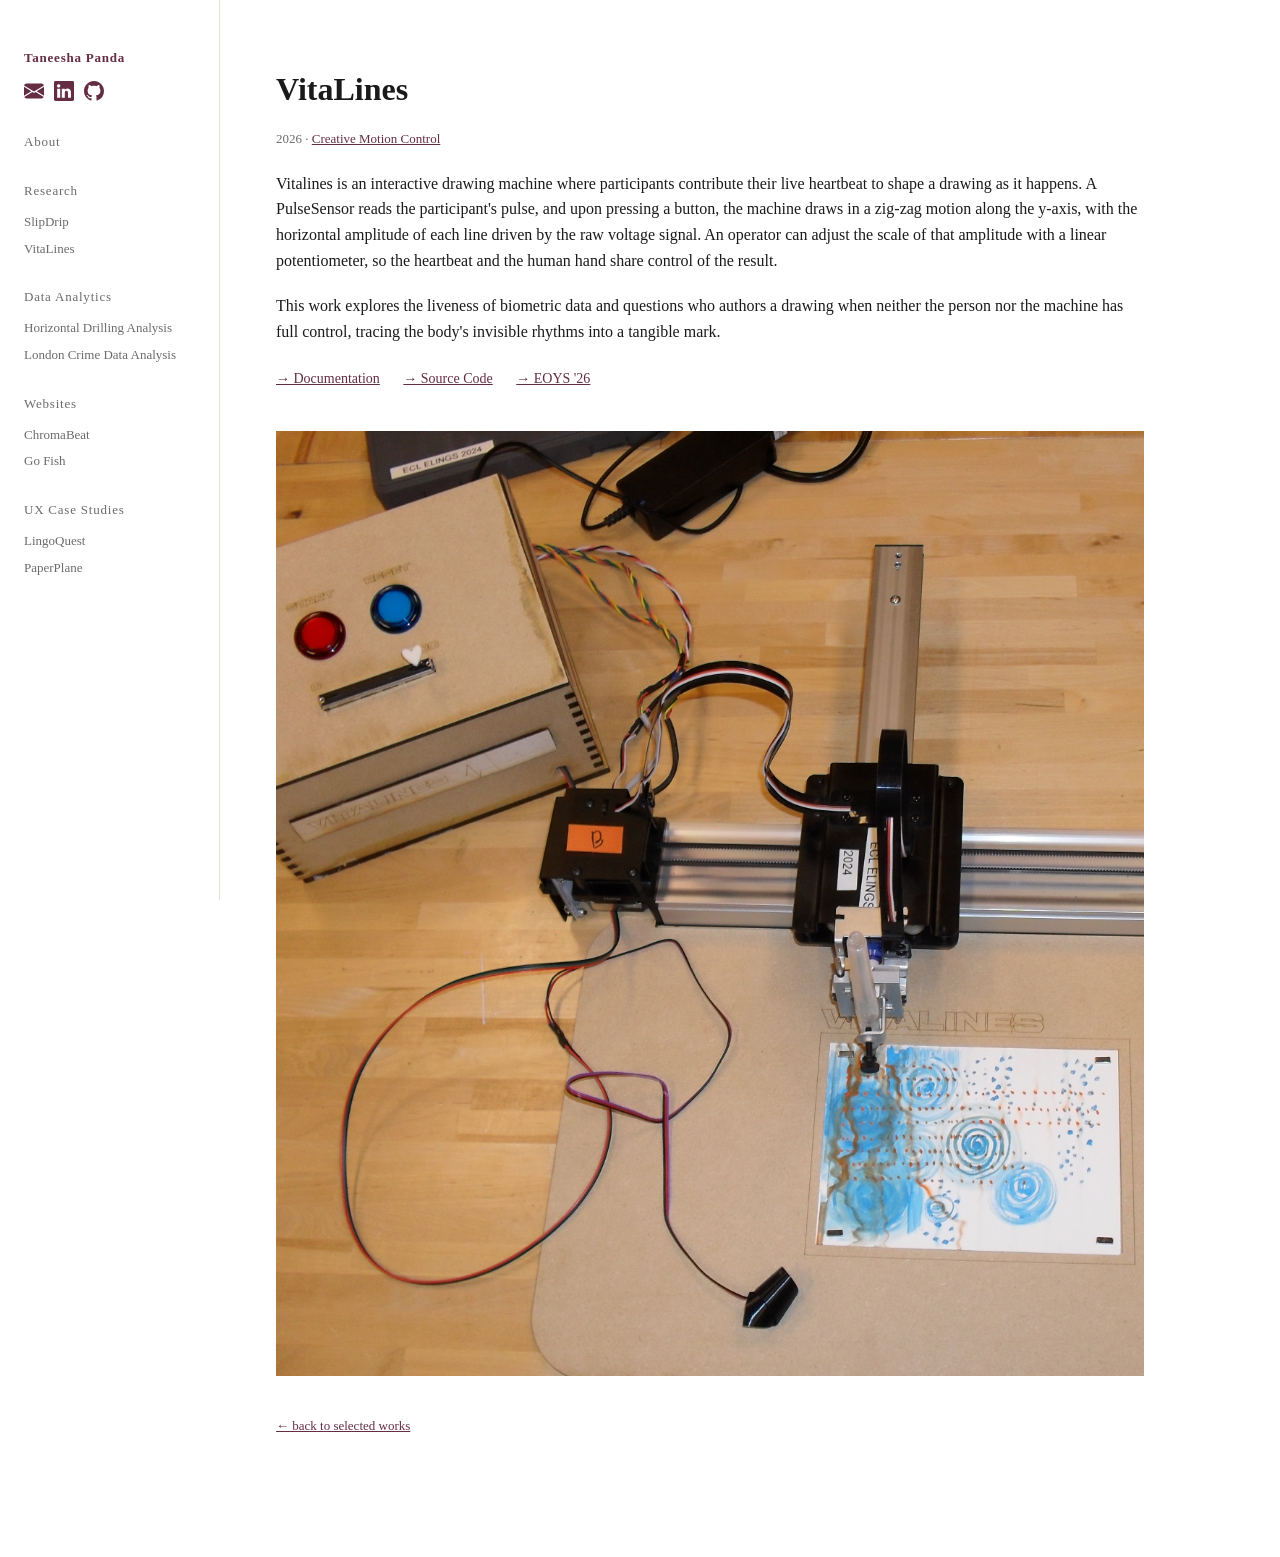
<file: vitalines.html>
<!DOCTYPE html>
<html lang="en">
<head>
<meta charset="UTF-8">
<meta name="viewport" content="width=device-width, initial-scale=1.0">
<title>VitaLines</title>
<link rel="stylesheet" href="styles.css">
</head>
<body>

<aside>
  <a class="site-name active" href="index.html"><strong>Taneesha Panda</strong></a>
  <div class="sidebar-links" aria-label="Contact and social links">
    <a rel="noopener noreferrer" href="mailto:taneeshapanda@gmail.com">
      <svg xmlns="http://www.w3.org/2000/svg" width="20" height="20" fill="currentColor" viewBox="0 0 16 16"><path d="M.05 3.555A2 2 0 0 1 2 2h12a2 2 0 0 1 1.95 1.555L8 8.414zM0 4.697v7.104l5.803-3.558zM6.761 8.83l-6.57 4.027A2 2 0 0 0 2 14h12a2 2 0 0 0 1.808-1.144l-6.57-4.027L8 9.586zm3.436-.586L16 11.801V4.697z"></path></svg>
    </a>
    <a href="https://www.linkedin.com/in/taneesha-panda-b0915b29a/">
      <svg xmlns="http://www.w3.org/2000/svg" width="20" height="20" fill="currentColor" viewBox="0 0 16 16"><path d="M0 1.146C0 .513.526 0 1.175 0h13.65C15.474 0 16 .513 16 1.146v13.708c0 .633-.526 1.146-1.175 1.146H1.175C.526 16 0 15.487 0 14.854zm4.943 12.248V6.169H2.542v7.225zm-1.2-8.212c.837 0 1.358-.554 1.358-1.248-.015-.709-.52-1.248-1.342-1.248S2.4 3.226 2.4 3.934c0 .694.521 1.248 1.327 1.248zm4.908 8.212V9.359c0-.216.016-.432.08-.586.173-.431.568-.878 1.232-.878.869 0 1.216.662 1.216 1.634v3.865h2.401V9.25c0-2.22-1.184-3.252-2.764-3.252-1.274 0-1.845.7-2.165 1.193v.025h-.016l.016-.025V6.169h-2.4c.03.678 0 7.225 0 7.225z"></path></svg>
    </a>
    <a href="https://github.com/taneeshapanda21">
      <svg xmlns="http://www.w3.org/2000/svg" width="20" height="20" fill="currentColor" viewBox="0 0 16 16"><path d="M8 0C3.58 0 0 3.58 0 8c0 3.54 2.29 6.53 5.47 7.59.4.07.55-.17.55-.38 0-.19-.01-.82-.01-1.49-2.01.37-2.53-.49-2.69-.94-.09-.23-.48-.94-.82-1.13-.28-.15-.68-.52-.01-.53.63-.01 1.08.58 1.23.82.72 1.21 1.87.87 2.33.66.07-.52.28-.87.51-1.07-1.78-.2-3.64-.89-3.64-3.95 0-.87.31-1.59.82-2.15-.08-.2-.36-1.02.08-2.12 0 0 .67-.21 2.2.82.64-.18 1.32-.27 2-.27s1.36.09 2 .27c1.53-1.04 2.2-.82 2.2-.82.44 1.1.16 1.92.08 2.12.51.56.82 1.27.82 2.15 0 3.07-1.87 3.75-3.65 3.95.29.25.54.73.54 1.48 0 1.07-.01 1.93-.01 2.2 0 .21.15.46.55.38A8.01 8.01 0 0 0 16 8c0-4.42-3.58-8-8-8"></path></svg>
    </a>
  </div>
  <a class="top-link" href="index.html">About</a>

  <div class="nav-group">
    <h3>Research</h3>
    <a href="slipdrip.html">SlipDrip</a>
    <a href="vitalines.html">VitaLines</a>
  </div>

  <div class="nav-group">
    <h3>Data Analytics</h3>
    <a href="horizontal-drilling.html">Horizontal Drilling Analysis</a>
    <a href="london-crime.html">London Crime Data Analysis</a>
  </div>

  <div class="nav-group">
    <h3>Websites</h3>
    <a href="chromabeat.html">ChromaBeat</a>
    <a href="go-fish.html">Go Fish</a>
  </div>

  <div class="nav-group">
    <h3>UX Case Studies</h3>
    <a href="lingoquest.html">LingoQuest</a>
    <a href="paperplane.html">PaperPlane</a>
  </div>
</aside>

  <main>
    <div class="project-header">
      <h1>VitaLines</h1>
      <span class="meta">2026 · <a href="https://stepdance.org/course">Creative Motion Control</a></span>
    </div>

    <div class="project-body">
        <p>
            Vitalines is an interactive drawing machine where participants contribute their live heartbeat to shape a drawing as it happens. 
            A PulseSensor reads the participant's pulse, and upon pressing a button, the machine draws in a zig-zag motion along the y-axis, with the horizontal amplitude of each line driven by the raw voltage signal. 
            An operator can adjust the scale of that amplitude with a linear potentiometer, so the heartbeat and the human hand share control of the result. 
        </p>
        <p>
            This work explores the liveness of biometric data and questions who authors a drawing when neither the person nor the machine has full control, tracing the body's invisible rhythms into a tangible mark.
        </p>
      </div>



    <div class="project-links">
      <a href="https://creative-motion-control-course.github.io/Team-Pancho/projects/project1/docs/">→ Documentation</a>
      <a href="https://github.com/Creative-Motion-Control-Course/Team-Pancho/blob/main/projects/project1/code/generators_sinewave/generators_sinewave.ino">→ Source Code</a>
    <a href="https://show.mat.ucsb.edu/">→ EOYS '26</a>
    </div>

    <div class="project-media">
      <img src="assets/vitalines.JPG" alt="">
    </div>

    <a class="back-link" href="index.html">← back to selected works</a>
  </main>

</body>
</html>
</file>
<file: styles.css>
:root {
  --bg: #ffffff;
    --text: #1a1a1a;
    --muted: #6b6b6b;
    --accent: #3e2a37;
    --link: #652d43;
    --border: #e5e2da;
    --font: 'Inter', -apple-system, 'Segoe UI', sans-serif;
}

* { box-sizing: border-box; }

body {
  margin: 0;
  background: var(--bg);
  color: var(--text);
  font-family: var(--serif);
  line-height: 1.6;
  display: flex;
  min-height: 100vh;
}

/*sidebar */
aside {
  width: 220px;
  flex-shrink: 0;
  padding: 48px 24px;
  border-right: 1px solid var(--border);
  font-family: var(--mono);
  font-size: 14px;
  position: sticky;
  top: 0;
  height: 100vh;
  overflow-y: auto;
  scrollbar-width: none;
  -ms-overflow-style: none;
}

aside::-webkit-scrollbar { display: none; }


aside .site-name {
  color: var(--link);
  font-size: 13px;
  letter-spacing: 0.06em;
  font-weight: 500;
  text-decoration: none;
  display: block;
  margin-bottom: 12px;
}

.sidebar-links {
  display: flex;
  gap: 10px;
  margin-bottom: 24px;
}
.sidebar-links a { display: block; }
.sidebar-links img { display: block; width: 20px; height: 20px; object-fit: contain; }

aside > a.top-link {
  display: block;
  color: var(--muted);
  font-size: 13px;
  letter-spacing: 0.06em;
  font-weight: 500;
  text-decoration: none;
  margin-bottom: 24px;
}
aside > a.top-link:hover,
aside > a.top-link.active { color: var(--link); }

aside .nav-group { margin-top: 28px; }
aside .nav-group h3 {
  font-size: 13px;
  letter-spacing: 0.06em;
  color: var(--muted);
  margin: 0 0 10px;
  font-weight: 500;
}
aside .nav-group a {
  display: block;
  font-size: 13px;
  color: var(--muted);
  text-decoration: none;
  margin-bottom: 6px;
}
aside .nav-group a:hover,
aside .nav-group a.active { color: var(--link); }

main {
  flex: 1;
  max-width: 980px;
  padding: 64px 56px 120px;
}

section { margin-bottom: 54px; }
#bio { margin-bottom: 96px; }
a { color: var(--link); }


/* about */
.glyph { font-size: 56px; font-weight: 400; margin: 0 0 48px; }

.about-grid {
  display: grid;
  grid-template-columns: minmax(0, 1.4fr) 240px;
  gap: 32px;
}
.about-grid p { margin: 0 0 14px; }
.bio-profile { display: flex; flex-direction: column; align-items: flex-start; }
.bio-portrait-frame {
  width: 200px;
  height: 200px;
  position: relative;
  justify-self: start;
}
.bio-portrait {
  position: absolute;
  inset: 20px;
  width: 160px;
  height: 160px;
  object-fit: cover;
}
.bio-portrait-border {
  position: absolute;
  inset: 0;
  width: 100%;
  height: 100%;
  object-fit: contain;
  pointer-events: none;
}

.relevant-links ul {
  display: flex;
  gap: 14px;
  list-style: none;
  padding: 0;
  margin: 14px 20px 0;
}
.relevant-links li { margin: 0; }
.relevant-links a { display: block; }
.relevant-links img { display: block; }

#featured h2, #education h2 { font-size: 20px; margin-bottom: 24px; }

.featured-item {
  display: grid;
  grid-template-columns: 130px 1fr;
  gap: 24px;
  padding: 20px 0;
  border-bottom: 1px solid var(--border);
}
.featured-item:last-child { border-bottom: none; }
.featured-item .tag {
  font-family: var(--mono);
  font-size: 12px;
  color: var(--accent);
}
.featured-item h3 { margin: 0 0 6px; font-size: 17px; }
.featured-item p { margin: 0; color: var(--muted); font-size: 15px; }
.featured-item a.item-link { font-family: var(--mono); font-size: 13px; display: inline-block; margin-top: 8px; }

.timeline-row {
  display: flex;
  gap: 16px;
  padding: 10px 0;
  border-bottom: 1px solid var(--border);
  font-size: 15px;
  flex-wrap: wrap;
}
.timeline-row:last-child { border-bottom: none; }
.timeline-row .years { font-family: var(--mono); color: var(--muted); width: 110px; flex-shrink: 0; font-size: 14px; }




/* project page  */
.project-header { margin-bottom: 20px; max-width: 980px; }
.project-header .tag {
  font-family: var(--mono);
  font-size: 12px;
  color: var(--accent);
  display: block;
  margin-bottom: 10px;
}
.project-header h1 { font-size: 32px; margin: 0 0 10px; }
.project-header .meta { font-family: var(--mono); font-size: 13px; color: var(--muted); }

.project-body p { margin: 0 0 20px; }
.project-links {
  font-family: var(--mono);
  font-size: 14px;
  margin: 24px 0 40px;
}
.project-links a { display: inline-block; margin-right: 20px; }

.project-media { display: grid; gap: 16px; margin-top: 32px; }
.project-media img, .project-media video { width: 100%; display: block; }

.back-link { font-family: var(--mono); font-size: 13px; display: inline-block; margin-top: 40px; }

@media (max-width: 800px) {
  body { flex-direction: column; }
  aside { position: static; height: auto; width: 100%; border-right: none; border-bottom: 1px solid var(--border); }
  .about-grid, .featured-item { grid-template-columns: 1fr; }
  .bio-portrait-frame { width: 128px; height: 128px; }
  .bio-portrait { inset: 14px; width: 100px; height: 100px; }
}
</file>
